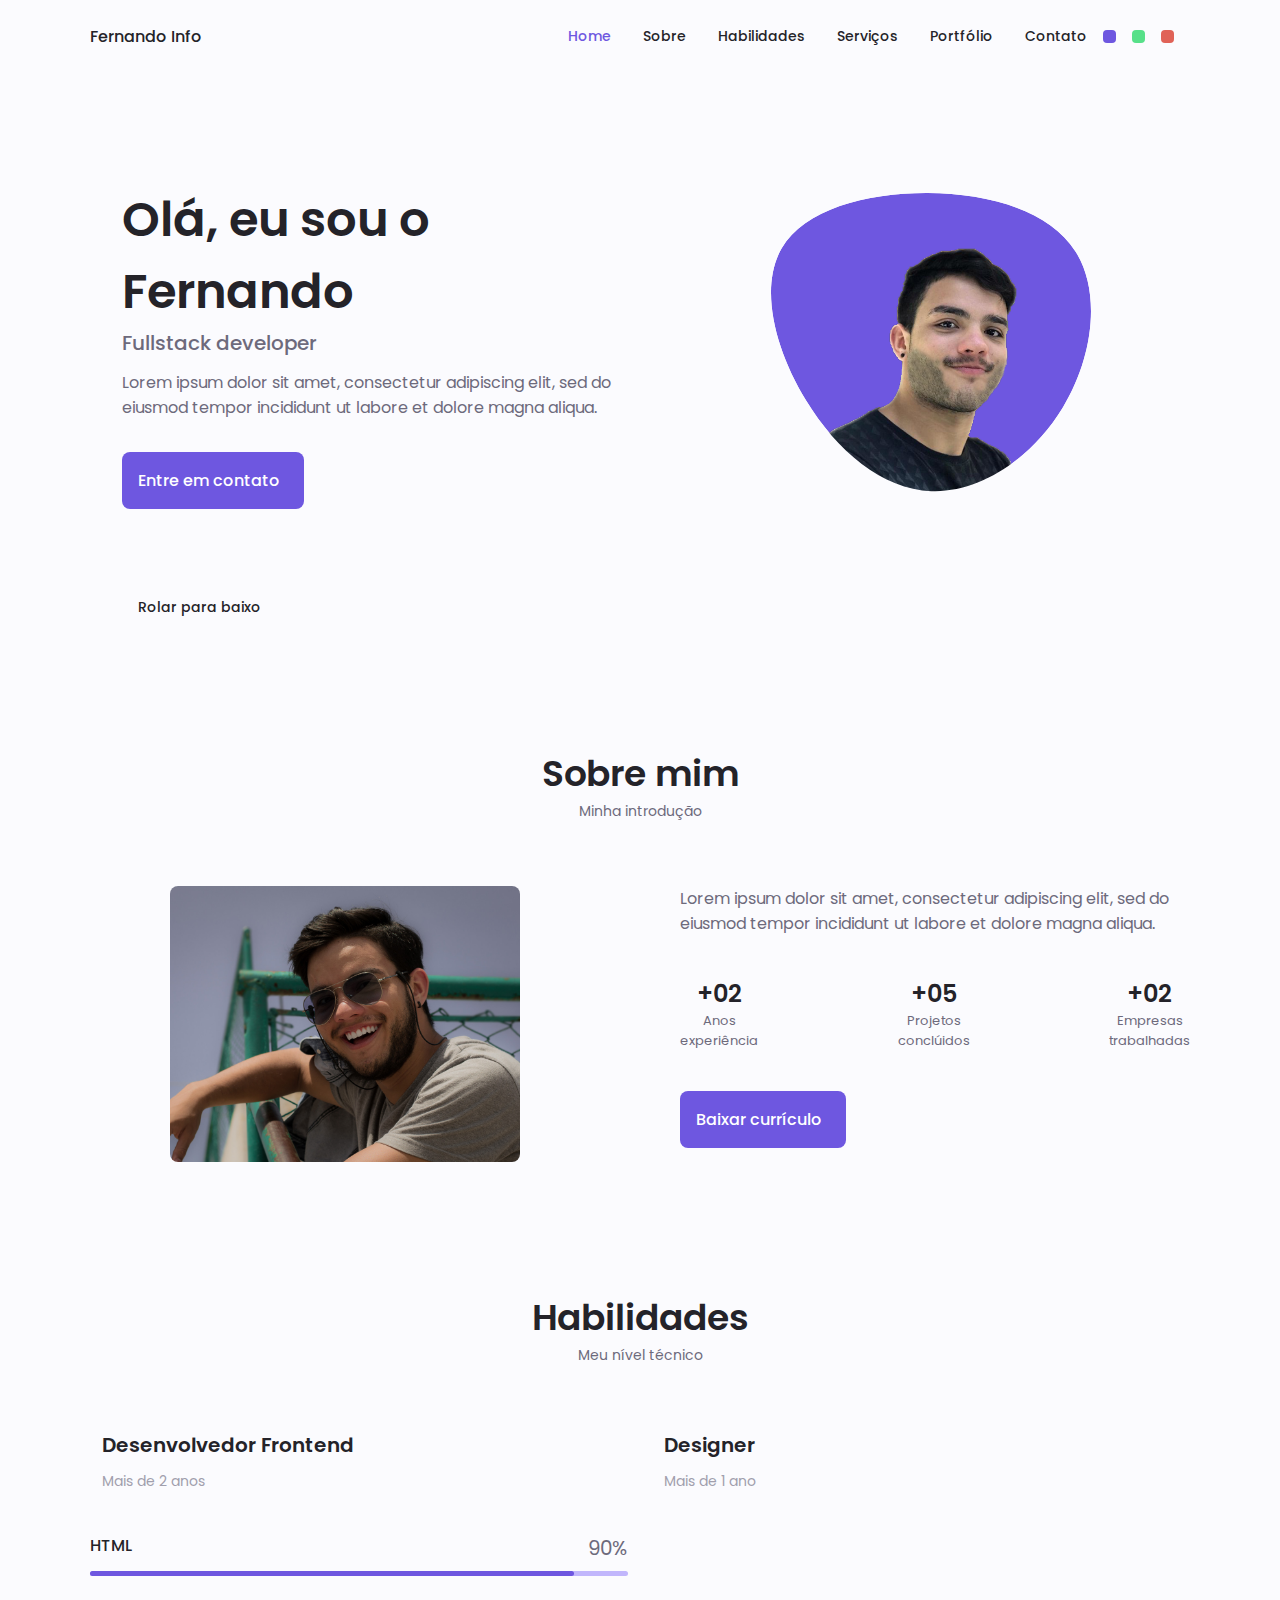
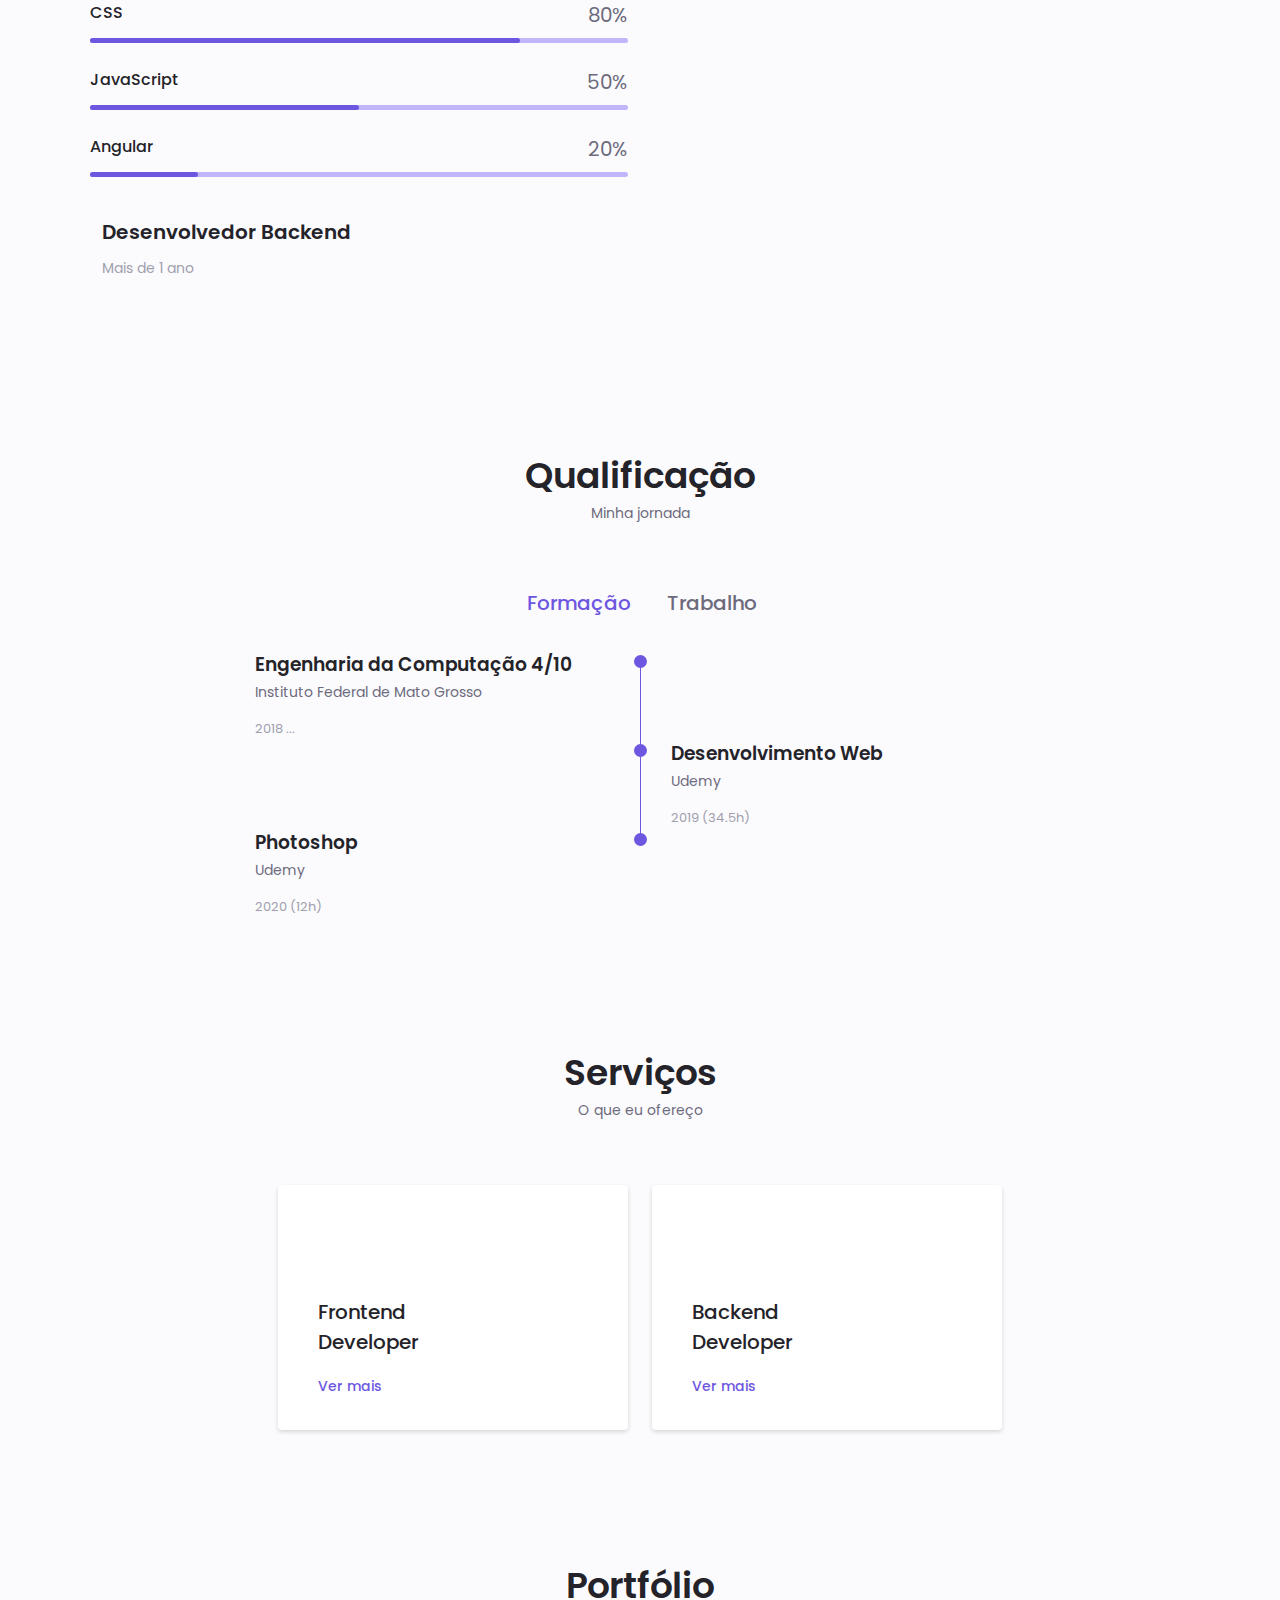
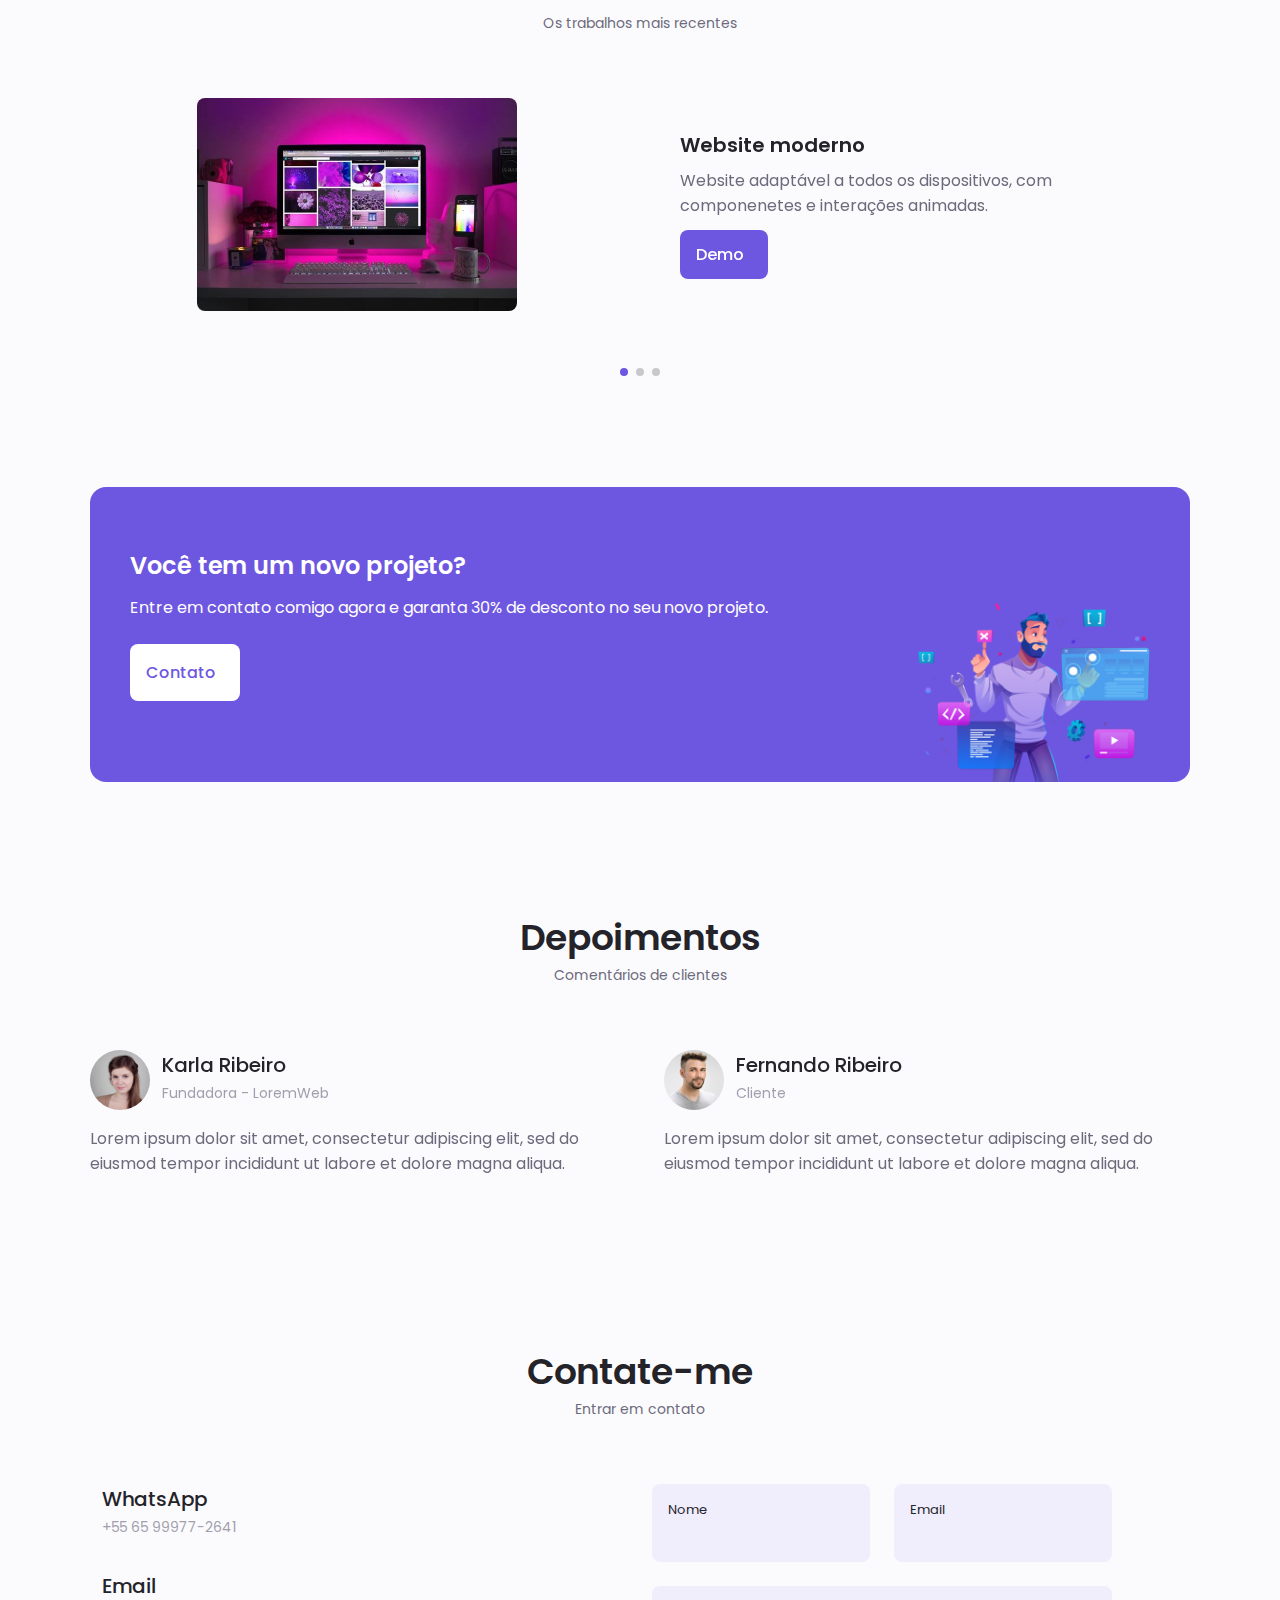
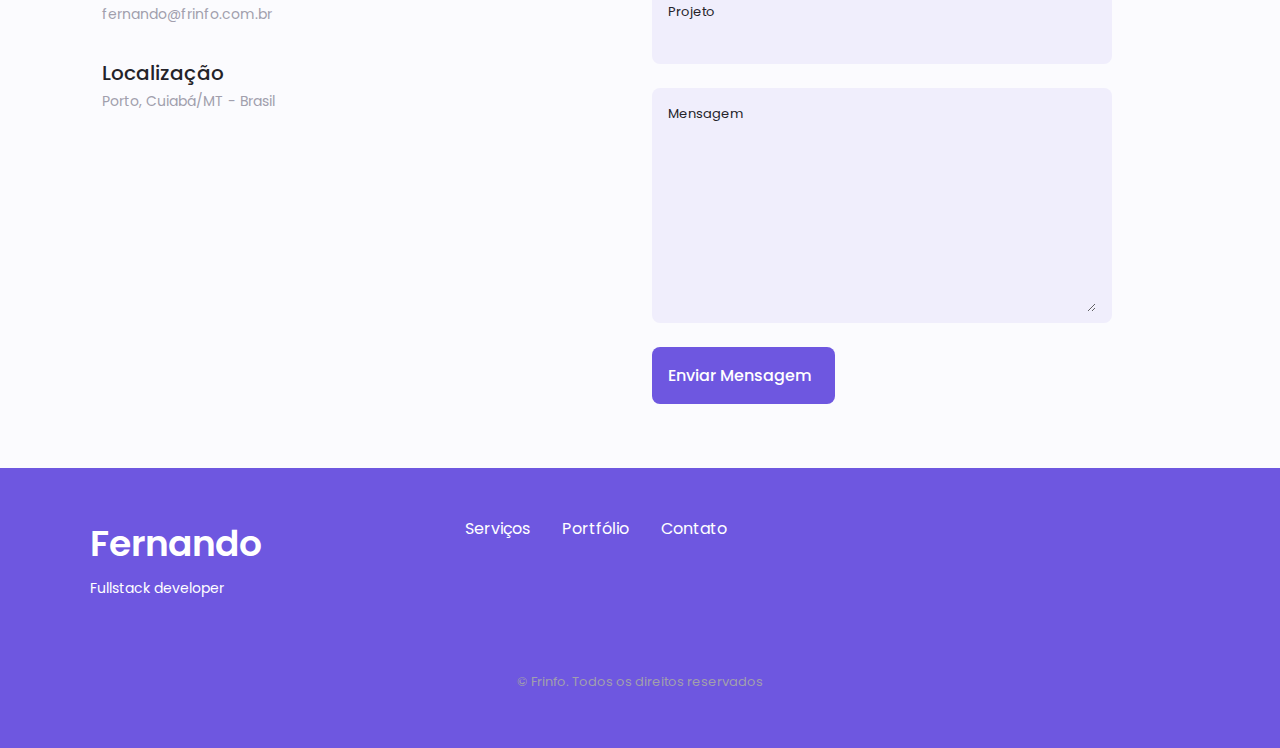
<file: index.html>
<!DOCTYPE html>
    <html lang="pt-BR">
    <head>
        <meta charset="UTF-8">
        <meta name="viewport" content="width=device-width, initial-scale=1.0">

        <!--==================== UNICONS ====================-->
        <link rel="stylesheet" href="https://unicons.iconscout.com/release/v4.0.0/css/line.css">
        
        <!--==================== SWIPER CSS ====================-->
        <link rel="stylesheet" href="assets/css/swiper-bundle.min.css">
        
        <!--==================== CSS ====================-->
        <link rel="stylesheet" href="assets/css/styles.css">
        
        <title>Fernando Info</title>
    </head>
    <body>
        <!--==================== HEADER ====================-->
        <header class="header" id="header">
            <nav class="nav container">
                <a href="#" class="nav__logo">Fernando Info</a>
                <div class="nav__menu" id="nav-menu">
                    <ul class="nav__list grid">
                        <li class="nav__item">
                            <a href="#home" class="nav__link active-link">
                                <i class="uil uil-estate nav__icon"></i> Home
                            </a>
                        </li>
                        <li class="nav__item">
                            <a href="#about" class="nav__link">
                                <i class="uil uil-user nav__icon"></i> Sobre
                            </a>
                        </li>
                        <li class="nav__item">
                            <a href="#skills" class="nav__link">
                                <i class="uil uil-file-alt nav__icon"></i> Habilidades
                            </a>
                        </li>
                        <li class="nav__item">
                            <a href="#services" class="nav__link">
                                <i class="uil uil-briefcase-alt nav__icon"></i> Serviços
                            </a>
                        </li>
                        <li class="nav__item">
                            <a href="#portfolio" class="nav__link">
                                <i class="uil uil-scenery nav__icon"></i> Portfólio
                            </a>
                        </li>
                        <li class="nav__item">
                            <a href="#contact" class="nav__link">
                                <i class="uil uil-message nav__icon"></i> Contato
                            </a>
                        </li>
                        <i class="uil uil-times nav__close" id="nav-close"></i>
                    </ul>
                </div>
                <div class="nav__btns">
                    <!-- Theme color change button -->
                    <div class="palette__button palette__button-purple" id="palette-purple"></div>
                    <div class="palette__button palette__button-green" id="palette-green"></div>
                    <div class="palette__button palette__button-blue" id="palette-red"></div>

                    <!-- Theme change button -->
                    <i class="uil uil-moon change-theme" id="theme-button"></i>
                    
                    <div class="nav__toggle" id="nav-toggle">
                        <i class="uil uil-apps"></i>
                    </div>
                </div>
            </nav>
        </header>

        <!--==================== MAIN ====================-->
        <main class="main">
            <!--==================== HOME ====================-->
            <section class="home section" id="home">
                <div class="home__container container grid">
                    <div class="home__content grid">
                        <div class="home__social">
                            <a href="https://www.linkedin.com/in/nandobrazil/" target="_blank" class="home__social-icon">
                                <i class="uil uil-linkedin-alt"></i>
                            </a>
                            <a href="https://www.instagram.com/nandorconde/" target="_blank" class="home__social-icon">
                                <i class="uil uil-instagram"></i>
                            </a>
                            <a href="https://github.com/nandobrazil" target="_blank" class="home__social-icon">
                                <i class="uil uil-github-alt"></i>
                            </a>
                        </div>
                        <div class="home__img">
                            <svg class="home__blob" viewBox="0 0 200 187" xmlns="http://www.w3.org/2000/svg" xmlns:xlink="http://www.w3.org/1999/xlink">
                                <mask id="mask0" mask-type="alpha">
                                    <path d="M190.312 36.4879C206.582 62.1187 201.309 102.826 182.328 134.186C163.346 165.547 
                                    130.807 187.559 100.226 186.353C69.6454 185.297 41.0228 161.023 21.7403 129.362C2.45775 
                                    97.8511 -7.48481 59.1033 6.67581 34.5279C20.9871 10.1032 59.7028 -0.149132 97.9666 
                                    0.00163737C136.23 0.303176 174.193 10.857 190.312 36.4879Z"/>
                                </mask>
                                <g mask="url(#mask0)">
                                    <path d="M190.312 36.4879C206.582 62.1187 201.309 102.826 182.328 134.186C163.346 
                                    165.547 130.807 187.559 100.226 186.353C69.6454 185.297 41.0228 161.023 21.7403 
                                    129.362C2.45775 97.8511 -7.48481 59.1033 6.67581 34.5279C20.9871 10.1032 59.7028 
                                    -0.149132 97.9666 0.00163737C136.23 0.303176 174.193 10.857 190.312 36.4879Z"/>
                                    <image class="home__blob-img" x='30' y='18' href="assets/img/perfil2.png"/>
                                </g>
                            </svg>
                        </div>
                        <div class="home__data">
                            <h1 class="home__title">Olá, eu sou o Fernando</h1>
                            <h3 class="home__subtitle">Fullstack developer</h3>
                            <p class="home__description">Lorem ipsum dolor sit amet, consectetur adipiscing elit, sed do eiusmod tempor incididunt ut labore et dolore magna aliqua.</p>
                            <a href="#contact" class="button button--flex">
                                Entre em contato <i class="uil uil-message button__icon"></i>
                            </a>
                        </div>
                    </div>


                    <div class="home__scroll">
                        <a href="#about" class="home__scroll-button button--flex">
                            <i class="uil uil-mouse-alt home__scroll-mouse"></i>
                            <span class="home__scroll-name">Rolar para baixo</span>
                            <i class="uil uil-arrow-down home__scroll-arrow"></i>
                        </a>
                    </div>
                </div>
            </section>

            <!--==================== ABOUT ====================-->
            <section class="about section" id="about">
                <h2 class="section__title">Sobre mim</h2>
                <span class="section__subtitle">Minha introdução</span>

                <div class="about__container container grid">
                    <img src="assets/img/about2.jpg" alt="" class="about__img">

                    <div class="about__data">
                        <p class="about__description">Lorem ipsum dolor sit amet, consectetur adipiscing elit, sed do eiusmod tempor incididunt ut labore et dolore magna aliqua.</p>
                        <div class="about__info">
                            <div>
                                <span class="about__info-title">+02</span>
                                <span class="about__info-name">Anos <br> experiência</span>
                            </div>
                            <div>
                                <span class="about__info-title">+05</span>
                                <span class="about__info-name">Projetos <br> conclúidos</span>
                            </div>
                            <div>
                                <span class="about__info-title">+02</span>
                                <span class="about__info-name">Empresas <br> trabalhadas</span>
                            </div>
                        </div>

                        <div class="about__buttons">
                            <a download="" href="assets/pdf/Fernando-Cv.pdf" class="button button--flex">
                                Baixar currículo<i class="uil uil-download-alt button__icon"></i>
                            </a>
                        </div>
                    </div>
                </div>
            </section>


            <section class="skills section" id="skills">
                <h2 class="section__title">Habilidades</h2>
                <span class="section__subtitle">Meu nível técnico</span>
                <!--==================== SKILLS 1 ====================-->
                <div class="skills__container container grid">
                    <div>
                        <div class="skills__content skills__open">
                            <div class="skills__header">
                                <i class="uil uil-brackets-curly skills__icon"></i>

                                <div>
                                    <h1 class="skills__title">Desenvolvedor Frontend</h1>
                                    <span class="skills__subtitle">Mais de 2 anos</span>
                                </div>

                                <i class="uil uil-angle-down skills__arrow"></i>
                            </div>
                            <div class="skills__list grid">
                                <div class="skills__data">
                                    <div class="skills__title">
                                        <h3 class="skills__name">HTML</h3>
                                        <span class="skills__number">90%</span>
                                    </div>
                                    <div class="skills__bar">
                                        <span class="skills__percentage skills__html"></span>
                                    </div>
                                </div>
                                <div class="skills__data">
                                    <div class="skills__title">
                                        <h3 class="skills__name">CSS</h3>
                                        <span class="skills__number">80%</span>
                                    </div>
                                    <div class="skills__bar">
                                        <span class="skills__percentage skills__css"></span>
                                    </div>
                                </div>
                                <div class="skills__data">
                                    <div class="skills__title">
                                        <h3 class="skills__name">JavaScript</h3>
                                        <span class="skills__number">50%</span>
                                    </div>
                                    <div class="skills__bar">
                                        <span class="skills__percentage skills__js"></span>
                                    </div>
                                </div>
                                <div class="skills__data">
                                    <div class="skills__title">
                                        <h3 class="skills__name">Angular</h3>
                                        <span class="skills__number">20%</span>
                                    </div>
                                    <div class="skills__bar">
                                        <span class="skills__percentage skills__angular"></span>
                                    </div>
                                
                            </div>
                        </div>
                    </div>
                <!--==================== SKILLS 2 ====================--> 
                    <div>
                        <div class="skills__content skills__close">
                            <div class="skills__header">
                                <i class="uil uil-server-network skills__icon"></i>

                                <div>
                                    <h1 class="skills__title">Desenvolvedor Backend</h1>
                                    <span class="skills__subtitle">Mais de 1 ano</span>
                                </div>

                                <i class="uil uil-angle-down skills__arrow"></i>
                            </div>
                            <div class="skills__list grid">
                                <div class="skills__data">
                                    <div class="skills__title">
                                        <h3 class="skills__name">PHP</h3>
                                        <span class="skills__number">70%</span>
                                    </div>
                                    <div class="skills__bar">
                                        <span class="skills__percentage skills__php"></span>
                                    </div>
                                </div>
                                <div class="skills__data">
                                    <div class="skills__title">
                                        <h3 class="skills__name">Node JS</h3>
                                        <span class="skills__number">20%</span>
                                    </div>
                                    <div class="skills__bar">
                                        <span class="skills__percentage skills__node"></span>
                                    </div>
                                </div>
                                <div class="skills__data">
                                    <div class="skills__title">
                                        <h3 class="skills__name">Java</h3>
                                        <span class="skills__number">10%</span>
                                    </div>
                                    <div class="skills__bar">
                                        <span class="skills__percentage skills__java"></span>
                                    </div>
                                </div>
                                <div class="skills__data">
                                    <div class="skills__title">
                                        <h3 class="skills__name">TypeScript</h3>
                                        <span class="skills__number">20%</span>
                                    </div>
                                    <div class="skills__bar">
                                        <span class="skills__percentage skills__ts"></span>
                                    </div>
                                </div>
                            </div>
                        </div>
                    </div>

                    
                </div>
                <!--==================== SKILLS 3 ====================--> 
                    <div>
                        <div class="skills__content skills__close">
                            <div class="skills__header">
                                <i class="uil uil-swatchbook skills__icon"></i>

                                <div>
                                    <h1 class="skills__title">Designer</h1>
                                    <span class="skills__subtitle">Mais de 1 ano</span>
                                </div>

                                <i class="uil uil-angle-down skills__arrow"></i>
                            </div>
                            <div class="skills__list grid">
                                <div class="skills__data">
                                    <div class="skills__title">
                                        <h3 class="skills__name">Photoshop</h3>
                                        <span class="skills__number">50%</span>
                                    </div>
                                    <div class="skills__bar">
                                        <span class="skills__percentage skills__psp"></span>
                                    </div>
                                </div>
                            </div>
                        </div>
                    </div>
                </div>
            </section>

            <!--==================== QUALIFICATION ====================-->
            <section class="qualification section">
                <h2 class="section__title">Qualificação</h2>
                <span class="section__subtitle">Minha jornada</span>

                <div class="qualification__container container">
                    <div class="qualification__tabs">
                        <div class="qualification__button button--flex qualification__active" data-target="#education">
                            <i class="uil uil-graduation-cap qualification__icon"></i>
                            Formação
                        </div>

                        <div class="qualification__button button--flex" data-target="#work">
                            <i class="uil uil-briefcase-alt qualification__icon"></i>
                            Trabalho
                        </div>
                    </div>

                    <div class="qualification__sections">
                        <!--==================== QUALIFICATION CONTENT 1 ====================-->
                        <div class="qualification__content qualification__active" data-content id="education">
                            <!--==================== CONTENT 1 ====================-->
                            <div class="qualification__data">
                                <div>
                                    <h3 class="qualification_title">Engenharia da Computação 4/10</h3>
                                    <span class="qualification__subtitle">Instituto Federal de Mato Grosso</span>
                                    <div class="qualification__calendar">
                                        <i class="uil uil-calendar-alt"></i>
                                        2018 ...
                                    </div>
                                </div>

                                <div>
                                    <span class="qualification__rounder"></span>
                                    <span class="qualification__line"></span>
                                </div>
                            </div>
                            <!--==================== CONTENT 2 ====================-->
                            <div class="qualification__data">
                                <div></div>

                                <div>
                                    <span class="qualification__rounder"></span>
                                    <span class="qualification__line"></span>
                                </div>

                                <div>
                                    <h3 class="qualification_title">Desenvolvimento Web</h3>
                                    <span class="qualification__subtitle">Udemy</span>
                                    <div class="qualification__calendar">
                                        <i class="uil uil-calendar-alt"></i>
                                        2019 (34.5h)
                                    </div>
                                </div>

                            </div>
                            <!--==================== CONTENT 3 ====================-->
                            <div class="qualification__data">
                                <div>
                                    <h3 class="qualification_title">Photoshop</h3>
                                    <span class="qualification__subtitle">Udemy</span>
                                    <div class="qualification__calendar">
                                        <i class="uil uil-calendar-alt"></i>
                                        2020 (12h)
                                    </div>
                                </div>

                                <div>
                                    <span class="qualification__rounder"></span>
                                </div>
                            </div>
                        </div>

                        <!--==================== QUALIFICATION CONTENT 2 ====================-->
                        <div class="qualification__content" data-content id="work">
                            <!--==================== CONTENT 1 ====================-->
                            <div class="qualification__data">
                                <div>
                                    <h3 class="qualification_title">Desenvolvedor de software</h3>
                                    <span class="qualification__subtitle">Airsoftware TI - Cuiabá/MT</span>
                                    <div class="qualification__calendar">
                                        <i class="uil uil-calendar-alt"></i>
                                        2015 - 2016
                                    </div>
                                </div>

                                <div>
                                    <span class="qualification__rounder"></span>
                                    <span class="qualification__line"></span>
                                </div>
                            </div>
                            <!--==================== CONTENT 2 ====================-->
                            <div class="qualification__data">
                                <div></div>

                                <div>
                                    <span class="qualification__rounder"></span>
                                </div>

                                <div>
                                    <h3 class="qualification_title">Desenvolvedor de software</h3>
                                    <span class="qualification__subtitle">Totem TI - Cuiabá/MT</span>
                                    <div class="qualification__calendar">
                                        <i class="uil uil-calendar-alt"></i>
                                        2021 (atual)
                                    </div>
                                </div>

                            </div>
                        </div>
                    </div>
                </div>
            </section>

            <!--==================== SERVICES ====================-->
            <section class="services section" id="services">
                <h2 class="section__title">Serviços</h2>
                <span class="section__subtitle">O que eu ofereço</span>
                
                <div class="services__container container grid">
                    <!--==================== SERVICE 1 ====================-->
                    <div class="services__content">
                        <div>
                            <i class="uil uil-web-grid services__icon"></i>
                            <h3 class="services__title">Frontend <br> Developer </h3>
                        </div>
                        <span class="button button--flex button--small button--link services__button">
                            Ver mais 
                            <i class="uil uil-arrow-right button__icon"></i>
                        </span>

                        <div class="services__modal">
                            <div class="services__modal-content">
                                <h4 class="services__modal-title">Frontend <br> Developer</h4>
                                <i class="uil uil-times services__modal-close"></i>

                                <ul class="services__modal-services grid">
                                    <li class="services__modal-service">
                                        <i class="uil uil-check-circle services__modal-icon"></i>
                                        <p>Eu desenvolvo seu site.</p>
                                    </li>
                                    <li class="services__modal-service">
                                        <i class="uil uil-check-circle services__modal-icon"></i>
                                        <p>Vou agregar no seu time de desenvolvimento de grandes aplicações web.</p>
                                    </li>
                                    <li class="services__modal-service">
                                        <i class="uil uil-check-circle services__modal-icon"></i>
                                        <p>Eu desenvolvo as melhores experiências para o usuário.</p>
                                    </li>
                                </ul>
                            </div>
                        </div>
                    </div>
                    <!--==================== SERVICE 2 ====================-->
                    <div class="services__content">
                        <div>
                            <i class="uil uil-arrow services__icon"></i>
                            <h3 class="services__title">Backend <br> Developer</h3>
                        </div>
                        <span class="button button--flex button--small button--link services__button">
                            Ver mais 
                            <i class="uil uil-arrow-right button__icon"></i>
                        </span>

                        <div class="services__modal">
                            <div class="services__modal-content">
                                <h4 class="services__modal-title">Backend <br> Developer</h4>
                                <i class="uil uil-times services__modal-close"></i>

                                <ul class="services__modal-services grid">
                                    <li class="services__modal-service">
                                        <i class="uil uil-check-circle services__modal-icon"></i>
                                        <p>Eu desenvolvo sua startup.</p>
                                    </li>
                                    <li class="services__modal-service">
                                        <i class="uil uil-check-circle services__modal-icon"></i>
                                        <p>Vou agregar no seu time de desenvolvimento de grandes APIs.</p>
                                    </li>
                                    <li class="services__modal-service">
                                        <i class="uil uil-check-circle services__modal-icon"></i>
                                        <p>Eu desenvolvo o seu site complexo, blog, e-commerce, fóruns.</p>
                                    </li>

                                </ul>
                            </div>
                        </div>
                    </div>
                </div>
            </section>

            <!--==================== PORTFOLIO ====================-->
            <section class="portfolio section" id="portfolio">
                <h2 class="section__title">Portfólio</h2>
                <span class="section__subtitle">Os trabalhos mais recentes</span>
                
                <div class="portfolio__container container swiper-container">
                    <div class="swiper-wrapper"> 
                        <!--==================== PORTFOLIO 1 ====================-->
                        <div class="portfolio__content grid swiper-slide">
                            <img src="assets/img/portfolio1.jpg" alt="" class="portfolio__img">

                            <div class="portfolio__data">
                                <h3 class="portfolio__title">Website moderno</h3>
                                <p class="portfolio__description">Website adaptável a todos os dispositivos, com componenetes e interações animadas.</p>
                                <a href="#" class="button button--flex button--small portfolio__button">
                                    Demo 
                                    <i class="uil uil-arrow-right button__icon"></i>
                                </a>
                            </div>
                        </div>
                        <!--==================== PORTFOLIO 2 ====================-->
                        <div class="portfolio__content grid swiper-slide">
                            <img src="assets/img/portfolio2.jpg" alt="" class="portfolio__img">

                            <div class="portfolio__data">
                                <h3 class="portfolio__title">Design de marca</h3>
                                <p class="portfolio__description">Website adaptável a todos os dispositivos, com componenetes e interações animadas.</p>
                                <a href="#" class="button button--flex button--small portfolio__button">
                                    Demo 
                                    <i class="uil uil-arrow-right button__icon"></i>
                                </a>
                            </div>
                        </div>
                        <!--==================== PORTFOLIO 1 ====================-->
                        <div class="portfolio__content grid swiper-slide">
                            <img src="assets/img/portfolio3.jpg" alt="" class="portfolio__img">

                            <div class="portfolio__data">
                                <h3 class="portfolio__title">Loja Online</h3>
                                <p class="portfolio__description">Website adaptável a todos os dispositivos, com componenetes e interações animadas.</p>
                                <a href="#" class="button button--flex button--small portfolio__button">
                                    Demo 
                                    <i class="uil uil-arrow-right button__icon"></i>
                                </a>
                            </div>
                        </div>
                    </div>
                    <div class="swiper-button-next">
                        <i class="uil uil-angle-right-b swiper-portfolio-icon"></i>
                    </div>                    
                    <div class="swiper-button-prev">
                        <i class="uil uil-angle-left-b swiper-portfolio-icon"></i>
                    </div>                    

                    <div class="swiper-pagination"></div>
                </div>
            </section>

            <!--==================== PROJECT IN MIND ====================-->
            <section class="project section">
                <div class="project__bg">
                    <div class="project__container content grid">
                        <div class="project__data">
                            <h2 class="project__title">Você tem um novo projeto?</h2>
                            <p class="project__description">Entre em contato comigo agora e garanta 30% de desconto no seu novo projeto.</p>
                            <a href="#contact" class="button button--flex button--white">
                                Contato
                                <i class="uil uil-message project__icons button__icon"></i>
                            </a>
                        </div>

                        <img src="assets/img/project.png" alt="" class="project__img">
                    </div>
                </div>
            </section>

            <!--==================== TESTIMONIAL ====================-->
            <section class="testimonial section">
                <h2 class="section__title">Depoimentos</h2>
                <span class="section__subtitle">Comentários de clientes</span>
                
                <div class="testimonial__container container swiper-container">
                    <div class="swiper-wrapper">
                        <!--==================== TESTIMONIAL 1 ====================-->
                        <div class="testimonial__content swiper-slide">
                            <div class="testimonial__data">
                                <div class="testimonial__header">
                                    <img src="assets/img/testimonial1.jpg" alt="" class="testimonial__img">
                                    <div>
                                        <h3 class="testimonial__name">Karla Ribeiro</h3>
                                        <span class="testimonial__client">Fundadora - LoremWeb</span>
                                    </div>
                                </div>
                                <div>
                                    <i class="uil uil-star testimonial__icon-star"></i>
                                    <i class="uil uil-star testimonial__icon-star"></i>
                                    <i class="uil uil-star testimonial__icon-star"></i>
                                    <i class="uil uil-star testimonial__icon-star"></i>
                                    <i class="uil uil-star testimonial__icon-star"></i>
                                </div>
                            </div>
                            <p class="testimonial__description">
                                Lorem ipsum dolor sit amet, consectetur adipiscing elit, sed do eiusmod tempor incididunt ut labore et dolore magna aliqua.
                            </p>
                        </div>
                        <!--==================== TESTIMONIAL 2 ====================-->
                        <div class="testimonial__content swiper-slide">
                            <div class="testimonial__data">
                                <div class="testimonial__header">
                                    <img src="assets/img/testimonial2.jpg" alt="" class="testimonial__img">
                                    <div>
                                        <h3 class="testimonial__name">Fernando Ribeiro</h3>
                                        <span class="testimonial__client">Cliente</span>
                                    </div>
                                </div>
                                <div>
                                    <i class="uil uil-star testimonial__icon-star"></i>
                                    <i class="uil uil-star testimonial__icon-star"></i>
                                    <i class="uil uil-star testimonial__icon-star"></i>
                                    <i class="uil uil-star testimonial__icon-star"></i>
                                    <i class="uil uil-star testimonial__icon-star"></i>
                                </div>
                            </div>
                            <p class="testimonial__description">
                                Lorem ipsum dolor sit amet, consectetur adipiscing elit, sed do eiusmod tempor incididunt ut labore et dolore magna aliqua.
                            </p>
                        </div>
                        <!--==================== TESTIMONIAL 3 ====================-->
                        <div class="testimonial__content swiper-slide">
                            <div class="testimonial__data">
                                <div class="testimonial__header">
                                    <img src="assets/img/testimonial3.jpg" alt="" class="testimonial__img">
                                    <div>
                                        <h3 class="testimonial__name">Fernando Ribeiro</h3>
                                        <span class="testimonial__client">Cliente</span>
                                    </div>
                                </div>
                                <div>
                                    <i class="uil uil-star testimonial__icon-star"></i>
                                    <i class="uil uil-star testimonial__icon-star"></i>
                                    <i class="uil uil-star testimonial__icon-star"></i>
                                    <i class="uil uil-star testimonial__icon-star"></i>
                                    <i class="uil uil-star testimonial__icon-star"></i>
                                </div>
                            </div>
                            <p class="testimonial__description">
                                Lorem ipsum dolor sit amet, consectetur adipiscing elit, sed do eiusmod tempor incididunt ut labore et dolore magna aliqua.
                            </p>
                        </div>                                                
                    </div>
                    <div class="swiper-pagination swiper-pagination-testimonial"></div>
                </div>
            </section>

            <!--==================== CONTACT ME ====================-->
            <section class="contact section" id="contact">
                <h2 class="section__title">Contate-me</h2>
                <span class="section__subtitle">Entrar em contato</span>

                <div class="contact__container container grid">
                    <div>
                        <div class="contact__information">
                            <i class="uil uil-whatsapp contact__icon"></i>

                            <div>
                                <h3 class="contact__title">WhatsApp</h3>
                                <span class="contact__subtitle">+55 65 99977-2641</span>
                            </div>
                        </div>

                        <div class="contact__information">
                            <i class="ui uil-envelope contact__icon"></i>

                            <div>
                                <h3 class="contact__title">Email</h3>
                                <span class="contact__subtitle">fernando@frinfo.com.br</span>
                            </div>
                        </div>

                        <div class="contact__information">
                            <i class="ui uil-map-marker contact__icon"></i>

                            <div>
                                <h3 class="contact__title">Localização</h3>
                                <span class="contact__subtitle">Porto, Cuiabá/MT - Brasil</span>
                            </div>
                        </div>
                    </div>

                    <form action="" class="contact__form grid">
                        <div class="contact__inputs grid">
                            <div class="contact__content">
                                <label for="" class="contact__label">Nome</label>
                                <input type="text" class="contact__input">
                            </div>
                            <div class="contact__content">
                                <label for="" class="contact__label">Email</label>
                                <input type="email" class="contact__input">
                            </div>
                        </div>
                        <div class="contact__content">
                            <label for="" class="contact__label">Projeto</label>
                            <input type="text" class="contact__input">
                        </div>
                        <div class="contact__content">
                            <label for="" class="contact__label">Mensagem</label>
                            <textarea name="" id="" cols="0" rows="7" class="contact__input"></textarea>
                        </div>
                        <div>
                            <a href="" class="button button--flex">
                                Enviar Mensagem
                                <i class="uil uil-message button__icon"></i>
                            </a>
                        </div>
                    </form>
                </div>
            </section>
        </main>

        <!--==================== FOOTER ====================-->
        <footer class="footer">
            <div class="footer__bg">
                <div class="footer__container container grid">
                    <div>
                        <h1 class="footer__title">Fernando</h1>
                        <span class="footer__subtitle">Fullstack developer</span>
                    </div>

                    <ul class="footer__links">
                        <li>
                            <a href="#services" class="footer__link">Serviços</a>
                        </li>                        <li>
                            <a href="#portfolio" class="footer__link">Portfólio</a>
                        </li>                        <li>
                            <a href="#contact" class="footer__link">Contato</a>
                        </li>
                    </ul>

                    <div class="footer__socials">
                        <a href="https://www.facebook.com/soucafageste" target="_blank" class="footer__social">
                            <i class="uil uil-facebook"></i>
                        </a>
                        <a href="https://instagram.com/nandorconde" target="_blank" class="footer__social">
                            <i class="uil uil-instagram"></i>
                        </a>
                        <a href="https://twitter.com/nandoribeiroh" target="_blank" class="footer__social">
                            <i class="uil uil-twitter-alt"></i>
                        </a>
                    </div>
                </div>
                <p class="footer__copy">&#169; Frinfo. Todos os direitos reservados</p>
            </div>
        </footer>
        
        <!--==================== SCROLL TOP ====================-->
        <a href="#home" class="scrollup" id="scroll-up">
            <i class="uil uil-arrow-up scrollup__icon"></i>
        </a>

        <!--==================== SWIPER JS ====================-->
        <script src="assets/js/swiper-bundle.min.js"></script>

        <!--==================== MAIN JS ====================-->
        <script src="assets/js/main.js"></script>
    </body>
</html>
</file>
<file: assets/css/styles.css>
/*==================== GOOGLE FONTS ====================*/
@import url('https://fonts.googleapis.com/css2?family=Poppins:wght@400;500;600&display=swap');

/*==================== VARIABLES CSS ====================*/
:root {
    --header-height: 3rem;

    /*========== Colors ==========*/
    /* Change favorite color */
    --hue-color: 250; /*Purple 250 - Green 142 - Blue 230 - Pink 340*/

    /* HSL color mode */
    --first-color: hsl(var(--hue-color), 69%, 61%);
    --first-color-second: hsl(var(--hue-color), 69%, 61%);
    --first-color-alt: hsl(var(--hue-color), 57%, 53%);
    --first-color-lighter: hsl(var(--hue-color), 92%, 85%);
    --title-color: hsl(var(--hue-color), 8%, 15%);
    --text-color: hsl(var(--hue-color), 8%, 45%);
    --text-color-light: hsl(var(--hue-color), 8%, 65%);
    --input-color: hsl(var(--hue-color), 70%, 96%);
    --body-color: hsl(var(--hue-color), 60%, 99%);
    --container-color: #FFF;
    --scroll-bar-color: hsl(var(--hue-color), 12%, 90%);
    --scroll-thumb-color: hsl(var(--hue-color), 12%, 80%);

    /*========== Font and typography ==========*/
    --body-font: 'Poppins', sans-serif;

    /* .5rem = 8px, 1rem = 16px, 1.5rem = 24px ... */
    --big-font-size: 2rem;
    --h1-font-size: 1.5rem;
    --h2-font-size: 1.25rem;
    --h3-font-size: 1.125rem;
    --normal-font-size: .938rem;
    --small-font-size: .813rem;
    --smaller-font-size: .75rem;

    /*========== Font weight ==========*/
    --font-medium: 500;
    --font-semi-bold: 600;

    /*========== Margenes Bottom ==========*/
    /* .25rem = 4px, .5rem = 8px, .75rem = 12px ... */
    --mb-0-25: .25rem;
    --mb-0-5: .5rem;
    --mb-0-75: .75rem;
    --mb-1: 1rem;
    --mb-1-5: 1.5rem;
    --mb-2: 2rem;
    --mb-2-5: 2.5rem;
    --mb-3: 3rem;

    /*========== z index ==========*/
    --z-tooltip: 10;
    --z-fixed: 100;
    --z-modal: 1000;
}

/* Font size for large devices */
@media screen and (min-width: 968px) {
    :root {
        --big-font-size: 3rem;
        --h1-font-size: 2.25rem;
        --h2-font-size: 1.5rem;
        --h3-font-size: 1.25rem;
        --normal-font-size: 1rem;
        --small-font-size: .875rem;
        --smaller-font-size: .813rem;
    }
}

/*========== Variables Dark theme ==========*/
body.dark-theme{
    --first-color-second: hsl(var(--hue-color), 30%, 8%);
    --title-color: hsl(var(--hue-color), 8%, 95%);
    --text-color: hsl(var(--hue-color), 8%, 75%);
    --input-color: hsl(var(--hue-color), 29%, 16%);
    --body-color: hsl(var(--hue-color), 28%, 12%);
    --container-color: hsl(var(--hue-color), 29%, 16%);
    --scroll-bar-color: hsl(var(--hue-color), 12%, 48%);
    --scroll-thumb-color: hsl(var(--hue-color), 12%, 36%);
}

/*========== Button Theme Palette ==========*/

.palette__button {
    width: 13px;
    height: 13px;
    border-radius: .25rem;
    margin-right: var(--mb-1);
    cursor: pointer;
}
.palette__button-purple{
    background-color: hsl(250, 69%, 61%);
}

.palette__button-green{
    background-color: hsl(142, 69%, 61%);
}

.palette__button-blue {
    background-color: hsl(5, 69%, 61%);
}

/*========== Button Dark/Light ==========*/
.nav__btns{
    display: flex;
    align-items: center;
}

.change-theme {
    font-size: 1.25rem;
    color: var(--title-color);
    margin-right: var(--mb-1);
    cursor: pointer;
}

.change-theme:hover {
    color: var(--first-color);
}

/*==================== BASE ====================*/
* {
    box-sizing: border-box;
    padding: 0;
    margin: 0;
}

html{
    scroll-behavior: smooth;
}

body{
    margin: 0 0 var(--header-height) 0;
    font-family: var(--body-font);
    font-size: var(--normal-font-size);
    background-color: var(--body-color);
    transition: .3s;
    color: var(--text-color);
}

h1, h2, h3, h4{
    color: var(--title-color);
    font-weight: var(--font-semi-bold);
}

ul{
    list-style: none;
}

a{
    text-decoration: none;
}

img{
    max-width: 100%;
    height: auto;
}

/*==================== REUSABLE CSS CLASSES ====================*/
.section{
    padding: 2rem 0 4rem;
}

.section__title{
    font-size: var(--h1-font-size);
}

.section__subtitle{
    display: block;
    font-size: var(--small-font-size);
    margin-bottom: var(--mb-3);
}

.section__title,
.section__subtitle {
    text-align: center;
 }

/*==================== LAYOUT ====================*/
.container{
    max-width: 768px;
    margin-left: var(--mb-1-5);
    margin-right: var(--mb-1-5);
}

.grid{
    display: grid;
    gap: 1.5rem;
}

.header{
    width: 100%;
    position: fixed;
    bottom: 0;
    left: 0;
    z-index: var(--z-fixed);
    background-color: var(--body-color);
}

/*==================== NAV ====================*/
.nav{
    max-width: 968px;
    height: var(--header-height);
    display: flex;
    justify-content: space-between;
    align-items: center;
}

.nav__logo,
.nav__toggle{
    color: var(--title-color);
    font-weight: var(--font-medium);
}

.nav__logo:hover{
    color:var(--first-color);
}

.nav__toggle{
    font-size: 1.1rem;
    cursor: pointer;
}

.nav__toggle:hover{
    color:var(--first-color);
}

@media screen and (max-width: 767px){
    .nav__menu{
        position: fixed;
        bottom: -100%;
        left: 0;
        width: 100%;
        background-color: var(--body-color);
        padding: 1rem 1.5rem 4rem;
        box-shadow: 0 -1px 4px rgba(0,0,0,.15);
        border-radius: 1.5rem 1.5rem 0 0;
        transition: .3s;
    }
}

.nav__list{
    grid-template-columns: repeat(3, 1fr);
    gap: 2rem;
}

.nav__link{
    display: flex;
    flex-direction: column;
    align-items: center;
    font-size: var(--small-font-size);
    color: var(--title-color);
    font-weight: var(--font-medium);
}

.nav__link:hover{
    color: var(--first-color);
}

.nav__icon{
    font-size: 1.2rem;
}

.nav__close{
    position: absolute;
    right: 1.3rem;
    bottom: .5rem;
    font-size:1.5rem;
    cursor: pointer;
    color: var(--first-color);
}

.nav__close:hover{
    color: var(--first-color-alt);
}

/* show menu */
.show-menu {
    bottom: 0;
}

/* Active link */
.active-link {
    color: var(--first-color);
}

/* Change background header */
.scroll-header{
    box-shadow: 0 -1px 4px rgba(0,0,0,.15);
}

/*==================== HOME ====================*/
.home__container{
    gap: 1rem;
}

.home__content{
    grid-template-columns: .5fr 3fr;
    padding-top: 3.5rem;
    align-items: center;
}

.home__social{
    display: grid;
    grid-template-columns: max-content;
    row-gap: 1rem;
}

.home__social-icon{
    font-size: 1.25rem;
    color:var(--first-color);
}

.home__social-icon:hover{
    color:var(--first-color-alt);
}

.home__blob{
    width: 200px;
    fill: var(--first-color);
}

.home__blob-img{
    width: 170px;
}

.home__data{
    grid-column: 1/3;
}

.home__title{
    font-size: var(--big-font-size);
}

.home__subtitle{
    font-size: var(--h3-font-size);
    color: var(--text-color);
    font-weight: var(--font-medium);
    margin-bottom: var(--mb-0-75);
}

.home__description{
    margin-bottom: var(--mb-2);
 }

 .home__scroll{
     /* display: none; */
 }

 .home__scroll-button{
     color: var(--first-color);
     transition: .3s;
 }

 .home__scroll-button:hover {
     transform: translateY(.25rem);
 }

 .home__scroll-mouse{
     font-size: 2rem;
 }

 .home__scroll-name{
     font-size: var(--small-font-size);
     color: var(--title-color);
     font-weight: var(--font-medium);
     margin-right: var(--mb-0-25);
 }

 .home__scroll-arrow {
    font-size: 1.25rem;
 }
/*==================== BUTTONS ====================*/
.button {
    display: inline-block;
    background-color: var(--first-color);
    color: #FFF;
    padding: 1rem;
    border-radius: .5rem;
    font-weight: var(--font-medium);
}

.button:hover {
    background-color: var(--first-color-alt);
}

.button__icon {
    font-size: 1.25rem;
    margin-left: var(--mb-0-5);
    transition: .3s;
}

.button--white{
    background-color: #FFF;
    color: var(--first-color);
}

.button--white:hover {
    background-color: #FFF;
}

.button--flex{
    display: inline-flex;
    align-items: center;   
}

.button--small{
    padding: .75rem 1rem;
}

.button--link{
    padding: 0;
    background-color: transparent;
    color: var(--first-color);
}

.button--link:hover {
    background-color: transparent;
    color: var(--first-color-alt);
}

/*==================== ABOUT ====================*/
.about__img {
    width: 200px;
    border-radius: .5rem;
    justify-self: center;
    align-self: center;
}

.about__description{
    text-align: center;
    margin-bottom: var(--mb-2-5);
}

.about__info{
    display: flex;
    justify-content: space-evenly;
    margin-bottom: var(--mb-2-5);
}

.about__info-title{
    font-size: var(--h2-font-size);
    font-weight: var(--font-semi-bold);
    color:var(--title-color);
}

.about__info-name {
    font-size: var(--smaller-font-size);
}

.about__info-title,
.about__info-name{
    display: block;
    text-align: center;
}

.about__buttons {
    display: flex;
    justify-content: center;
}
/*==================== SKILLS ====================*/
.skills__container{
    row-gap: 0;
}


.skills__header{
    display: flex;
    align-items: center;
    margin-bottom: var(--mb-2-5);
    cursor: pointer;
}

.skills__icon,
.skills__arrow{
    font-size: 2rem;
    color:var(--first-color);
}

.skills__icon{
    margin-right: var(--mb-0-75);
}

.skills__title{
    font-size: var(--h3-font-size);
}

.skills__subtitle{
    font-size: var(--small-font-size);
    color: var(--text-color-light);
}

.skills__arrow{
    margin-left: auto;
    transition: .4s;
}

.skills__title{
    display: flex;
    justify-content: space-between;
    margin-bottom: var(--mb-0-5);
}

.skills__name{
    font-size: var(--normal-font-size);
    font-weight: var(--font-medium);
}

.skills__bar,
.skills__percentage {
    height: 5px;
    border-radius: .25rem;
}

.skills__bar {
    background-color: var(--first-color-lighter);
}

.skills__percentage {
    display: block;
    background-color: var(--first-color);
}

.skills__html{
    width: 90%;
}

.skills__css{
    width: 80%;
}

.skills__js{
    width: 50%;
}

.skills__angular{
    width: 20%;
}

.skills__php{
    width: 70%;
}

.skills__node{
    width: 20%;
}

.skills__java{
    width: 10%;
}

.skills__ts{
    width: 20%;
}

.skills__psp{
    width: 50%;
}

.skills__close .skills__list {
    height: 0;
    overflow: hidden;
}

.skills__open .skills__list {
    height: max-content;
    margin-bottom: var(--mb-2-5);
}

.skills__open .skills__arrow{
    transform: rotate(-180deg);
}
/*==================== QUALIFICATION ====================*/
.qualification__tabs {
    display: flex;
    justify-content: space-evenly;
    margin-bottom: var(--mb-2);
}

.qualification__button{
    font-size: var(--h3-font-size);
    font-weight: var(--font-medium);
    cursor: pointer;
}

.qualification__button:hover{
    color: var(--first-color);
}

.qualification__icon{
    font-size: 1.8rem;
    margin-right: var(--mb-0-25);
}

.qualification__data{
    display: grid;
    grid-template-columns: 1fr max-content 1fr;
    column-gap: 1.5rem;
}

.qualification__title {
    font-size: var(--normal-font-size);
    font-weight: var(--font-medium);
}

.qualification__subtitle{
    display: inline-block;
    font-size: var(--small-font-size);
    margin-bottom: var(--mb-1);
}

.qualification__calendar {
    font-size: var(--smaller-font-size);
    color: var(--text-color-light);
}

.qualification__rounder {
    display: inline-block;
    width: 13px;
    height: 13px;
    background-color: var(--first-color);
    border-radius: 50%;
}

.qualification__line {
    display: block;
    width: 1px;
    height: 100%;
    background-color: var(--first-color);
    transform: translate(6px, -7px);
}

.qualification [data-content]{
    display: none;
}

.qualification__active[data-content]{
    display: block;
}

.qualification__button.qualification__active{
    color: var(--first-color);
}
/*==================== SERVICES ====================*/
.services__container {
    gap: 1.5rem;
    grid-template-columns: repeat(2, 1fr);
}

.services__content {
    position: relative;
    background-color: var(--container-color);
    padding: 3.5rem .5rem 1.25rem 1.5rem;
    border-radius: .25rem;
    box-shadow: 0 2px 4px rgba(0,0,0,.15);
    transition: .3s;
}

.services__content:hover {
    box-shadow: 0 4px 8px rgba(0,0,0,.15);
}

.services__icon {
    display: block;
    font-size: 1.5rem;
    color: var(--first-color);
    margin-bottom: var(--mb-1);
}

.services__title {
    font-size: var(--h3-font-size);
    margin-bottom: var(--mb-1);
    font-weight: var(--font-medium);
}

.services__button {
    cursor: pointer;
    font-size: var(--small-font-size);
}

.services__button:hover .button__icon {
    transform: translateX(.25rem);
}

.services__modal {
    position: fixed;
    top: 0;
    left: 0;
    right: 0;
    bottom: 0;
    background-color: rgba(0,0,0,.5);
    display: flex;
    align-items: center;
    justify-content: center;
    padding: 0 1rem;
    z-index: var(--z-modal);
    opacity: 0;
    visibility: hidden;
    transition: .3s;
}

.services__modal-content {
    position: relative;
    background-color: var(--container-color);
    padding: 1.5rem;
    border-radius: .5rem;
}

.services__modal-services {
    row-gap: 1rem;
}

.services__modal-service {
    display: flex;
}

.services__modal-title{
    font-size: var(--h3-font-size);
    font-weight: var(--font-medium);
    margin-bottom: var(--mb-1-5);
}

.services__modal-close{
    position: absolute;
    top: 1rem;
    right: 1rem;
    font-size: 1.5rem;
    color: var(--first-color);
    cursor: pointer;
}

.services__modal-icon{
    color: var(--first-color);
    margin-right: var(--mb-0-25);
}


/* Active Modal */
.active-modal {
    opacity: 1;
    visibility: visible;
}

/*==================== PORTFOLIO ====================*/
.portfolio__container {
    overflow: initial;
}

.portfolio__content {
    padding: 0 1.5rem;
}

.portfolio__img{
    width: 265px;
    border-radius: .5rem;
    justify-self: center;
}

.portfolio__title{
    font-size: var(--h3-font-size);
    margin-bottom: var(--mb-0-5);
}

.portfolio__description {
    margin-bottom: var(--mb-0-75);
}

.portfolio__button:hover .button__icon {
    transform: translateX(.25rem);
}

.swiper-button-prev::after,
.swiper-button-next::after {
    content: '';
}

.swiper-portfolio-icon{
    font-size: 2rem;
    color: var(--first-color);
}

.swiper-button-prev {
    left: -.5rem;
}
.swiper-button-next {
    right: -.5rem;
}

.swiper-container-horizontal > .swiper-pagination-bullets {
    bottom: -2.5rem;
}

.swiper-pagination-bullet-active {
    background-color: var(--first-color);
}

.swiper-button-prev,
.swiper-button-next,
.swiper-pagination-bullet{
    outline: none;
}
/*==================== PROJECT IN MIND ====================*/
.project{
    text-align: center;
}

.project__bg {
    background-color: var(--first-color-second);
    padding-top: 3rem;
}

.project__title{
    font-size: var(--h2-font-size);
    margin-bottom: var(--mb-0-75);
}

.project__description {
    margin-bottom: var(--mb-1-5);
}

.project__title,
.project__description{
    color: #FFF;
}

.project__img {
     width: 232px;
     justify-self: center;
}
/*==================== TESTIMONIAL ====================*/
.testimonial__data,
.testimonial__header {
    display: flex;
}

.testimonial__data {
    justify-content: space-between;
    margin-bottom: var(--mb-1);
}

.testimonial__img{
    width: 60px;
    height: 60px;
    border-radius: 50%;
    margin-right: var(--mb-0-75);
}

.testimonial__name{
    font-size: var(--h3-font-size);
    font-weight: var(--font-medium);
}

.testimonial__client{
    font-size: var(--small-font-size);
    color: var(--text-color-light);
}

.testimonial__description {
    margin-bottom: var(--mb-2-5);
}

.testimonial__icon-star{
    color: var(--first-color);
}

.swiper-container .swiper-pagination-testimonial{
    bottom: 0;

}
/*==================== CONTACT ME ====================*/
.contact__container {
    row-gap: 3rem;
}

.contact__information{
    display: flex;
    margin-bottom: var(--mb-2);
}

.contact__icon{
    font-size: 2rem;
    color: var(--first-color);
    margin-right: var(--mb-0-75);
}

.contact__title{
    font-size: var(--h3-font-size);
    font-weight: var(--font-medium);
}

.contact__subtitle{
    font-size: var(--small-font-size);
    color: var(--text-color-light);
}

.contact__content {
    background-color: var(--input-color);
    border-radius: .5rem;
    padding: .75rem 1rem .25rem;
}

.contact__label{
    font-size: var(--smaller-font-size);
    color: var(--title-color);
}

.contact__input {
    width: 100%;
    background-color: var(--input-color);
    color: var(--text-color);
    font-family: var(--body-font);
    font-size: var(--normal-font-size);
    border: none;
    outline: none;
    padding: .25rem .5rem .5rem 0;

}

/*==================== FOOTER ====================*/
.footer {
    padding-top: 2rem;
}

.footer__container {
    row-gap: 3.5rem;
}

.footer__bg{
    background-color: var(--first-color-second);
    padding: 2rem 0 3rem;
}

.footer__title{
    font-size:  var(--h1-font-size);
    margin-bottom: var(--mb-0-25);
}

.footer__subtitle{
    font-size: var(--small-font-size);
}

.footer__links {
    display: flex;
    flex-direction: column;
    row-gap: 1.5rem;
}

.footer__link:hover {
    color: var(--first-color-lighter);
}

.footer__social{
    font-size: 1.25rem;
    margin-right: var(--mb-1-5);
}

.footer__social:hover {
    color:var(--first-color-lighter);
}

.footer__copy {
    font-size: var(--smaller-font-size);
    text-align: center;
    color: var(--text-color-light);
    margin-top: var(--mb-3);
}

.footer__title,
.footer__subtitle,
.footer__link,
.footer__social{
    color: #FFF;
}
/*========== SCROLL UP ==========*/
.scrollup{
    position: fixed;
    right: 1rem;
    bottom: -20%;
    background-color: var(--first-color);
    opacity: .8;
    padding: 0 .3rem;
    border-radius: .4rem;
    z-index: var(--z-tooltip);
    transition: .4s;
}

.scrollup:hover {
    background-color: var(--first-color-alt);
}

.scrollup__icon{
    font-size: 1.5rem;
    color: #FFF;
}


/* Show scroll */

.show-scroll {
    bottom: 5rem;
}

/*========== SCROLL BAR ==========*/
::-webkit-scrollbar{
    width: .60rem;
    background-color: var(--scroll-bar-color);
    border-radius: .5rem;
}

::-webkit-scrollbar-thumb {
    background-color: var(--scroll-thumb-color);
    border-radius: .5rem;
}

::-webkit-scrollbar-thumb:hover {
    background-color: var(--text-color-light);
}

/*==================== MEDIA QUERIES ====================*/
/* For small devices */
@media screen and (max-width: 420px) {
    .container {
        margin-left: var(--mb-1);
        margin-right: var(--mb-1);
    }

    .nav__menu {
        padding: 2rem .25rem 4rem;
    }
    .nav__list {
        column-gap: 0;
    }

    .home__content {
        grid-template-columns: .25fr 3fr;
    }
    .home__blob{
        width: 180px;
    }

    .skills__title{
        font-size: var(--normal-font-size);
    }

    .qualification__title {
        font-size: var(--normal-font-size);
    }
    .qualification__data {
        gap: .5rem;
    }

    .services__container {
        grid-template-columns: repeat(1, 1fr);
        justify-content: center;
        margin: 0 var(--mb-1-5);
    }

    .services__content {
        padding-right: 3.5rem;
    }
    .services__modal{
        padding: 0 .5rem;
    }

    .project__img {
        width: 200px;
    }

    .testimonial__data,
    .testimonial__header{
        flex-direction: column;
        align-items: center;
    }
    .testimonial__img{
        margin-right: 0;
        margin-bottom: var(--mb-0-25);
    }
    .testimonial__data,
    .testimonial__description{
        text-align: center;
    }

}

/* For medium devices */
@media screen and (min-width: 568px){
    .home__content{
        grid-template-columns: max-content 1fr 1fr;
    }
    .home__data{
        grid-column: initial;
    }
    .home__img{
        order: 1;
        justify-self: center;
    }
    .about__container,
    .skills__container,
    .portfolio__content,
    .project__container,
    .contact__container,
    .footer__container{
    grid-template-columns: repeat(2, 1fr);
    }
    
    .qualification__sections{
        display: grid;
        grid-template-columns: .6fr;
        justify-content: center;
    }
}

@media screen and (min-width: 768px){
    .container{
        margin-left: auto;
        margin-right: auto;
    }

    body {
        margin: 0;
    }

    .section{ 
        padding: 6rem 0 2rem;
    }
    .section__subtitle{
        margin-bottom: 4rem;
    }

    .header{
        top: 0;
        bottom: initial;
    }

    .header,
    .main,
    .footer__container{
        padding: 0 1rem;
    }

    .nav{
        height: calc(var(--header-height) + 1.5rem);
        column-gap: 1rem;
    }
    .nav__icon,
    .nav__close,
    .nav__toggle{
        display: none;
    }
    .nav__list{
        display: flex;
        column-gap: 2rem;
    }
    .nav__menu{
        margin-left: auto;
    }
    .change-theme{
        margin: 0;
    }

    .home__container{
        row-gap: 5rem;
    }
    .home__content{
        padding-top: 5.5rem;
        column-gap: 2rem;
    }
    .home__blob{
        width: 270px;
    }
    .home__scroll{
        display: block;
    }
    .home__scroll-button{
        margin-left: 3rem;
    }

    .about__container{
        column-gap: 5rem;
    }
    .about__img{
        width: 350px;
    }
    .about__description{
        text-align: initial;
    }
    .about__info{
        justify-content: space-between;
    }
    .about__buttons{
        justify-content: initial;
    }

    .qualification__tabs{
        justify-content: center;
    }
    .qualification__button{
        margin: 0 var(--mb-1);
    }
    .qualification__sections {
        grid-template-columns: .7fr;
    }

    .services__container{
        grid-template-columns: repeat(2, 350px);
        justify-content: center;
    }
    .services__icon{
        font-size: 2rem;
    }
    .services__content{
        padding: 6rem 0 2rem 2.5rem;
    }
    .services__modal-content{
        width: 450px;
    }

    .portfolio__img{
        width: 320px;
    }
    .portfolio__content{
        align-items: center;
    }
    
    .project{
        text-align: initial;
    }
    .project__bg{
        background: none;
    }
    .project__container{
        background-color: var(--first-color-second);
        border-radius: 1rem;
        padding: 3rem 2.5rem 0;
        grid-template-columns: 1fr max-content;
        column-gap: 3rem;
    }
    .project__data{
        padding-top: .8rem;
    }

    .footer__container{
        grid-template-columns: repeat(3, 1fr);
    }
    .footer__bg{
        padding: 3rem 0 3.5rem;
    }
    .footer__links {
        flex-direction: row;
        column-gap: 2rem;
    }
    .footer__socials{
        justify-self: flex-end;
    }
    .footer__copy{
        margin-top: 4.5rem;
    }
}

/* For large devices */
@media screen and (min-width: 1024px){
    .header,
    .main,
    .footer__container{
        padding: 0;
    }

    .home__blob{
        width: 320px;
    }
    .home__social{
        transform: translateX(-6rem)
    }

    .services__container{
        grid-template-columns: repeat(2, 350px);
    }
    .portfolio__content{
        column-gap: 5rem;
    }
    .swiper-portfolio-icon{
        font-size: 3.5rem;
    }
    .swiper-button-prev{
        left: -3.5rem;
    }
    .swiper-button-next{
        right: -3.5rem;
    }
    .swiper-container-horizontal > .swiper-pagination-bullets{
        bottom: -4.5rem;
    }

    .contact__form{
        width: 460px;
    }
    .contact__inputs{
        grid-template-columns: repeat(2, 1fr);
    }
}

/* For extralarger large devices */
@media screen and (min-width: 1230px){
    .container {
        max-width: 1100px;
    }

    .project{
        width: 1100px;
        margin: 0 auto;
    }
}
</file>
